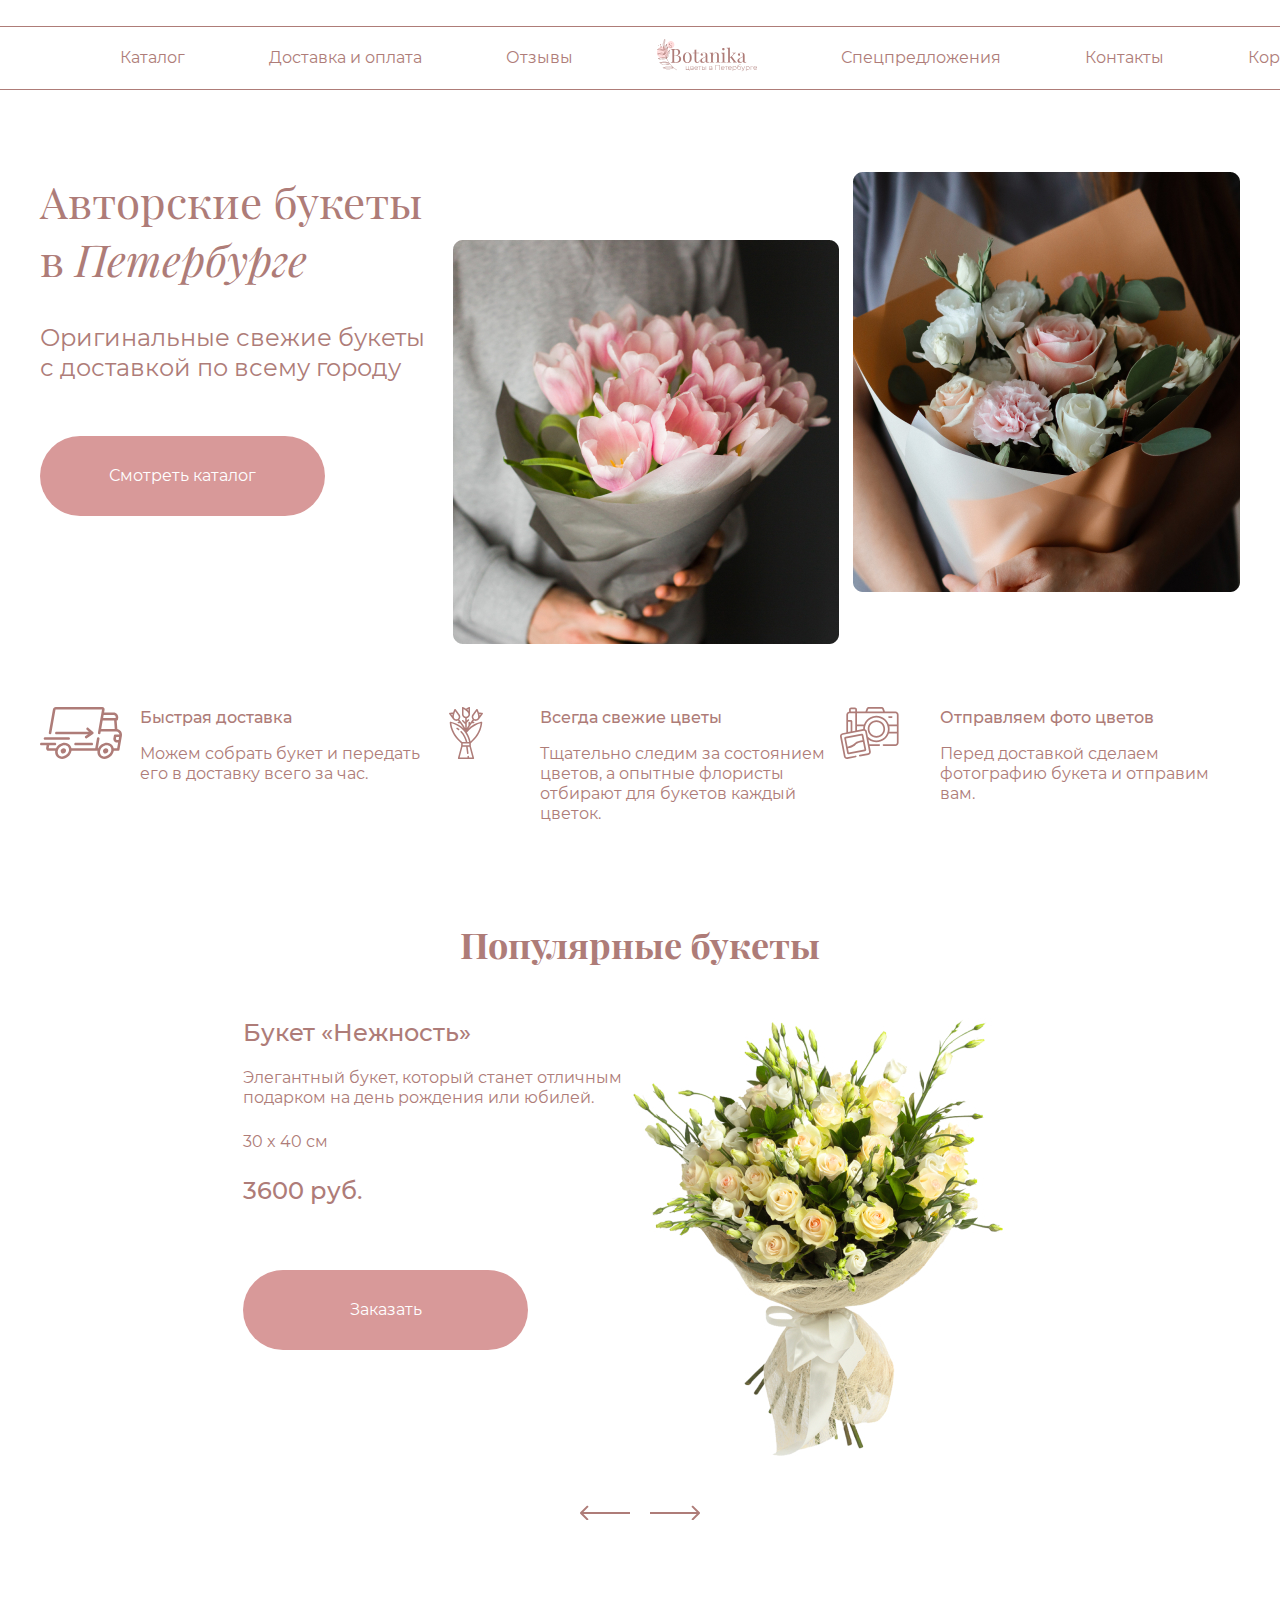
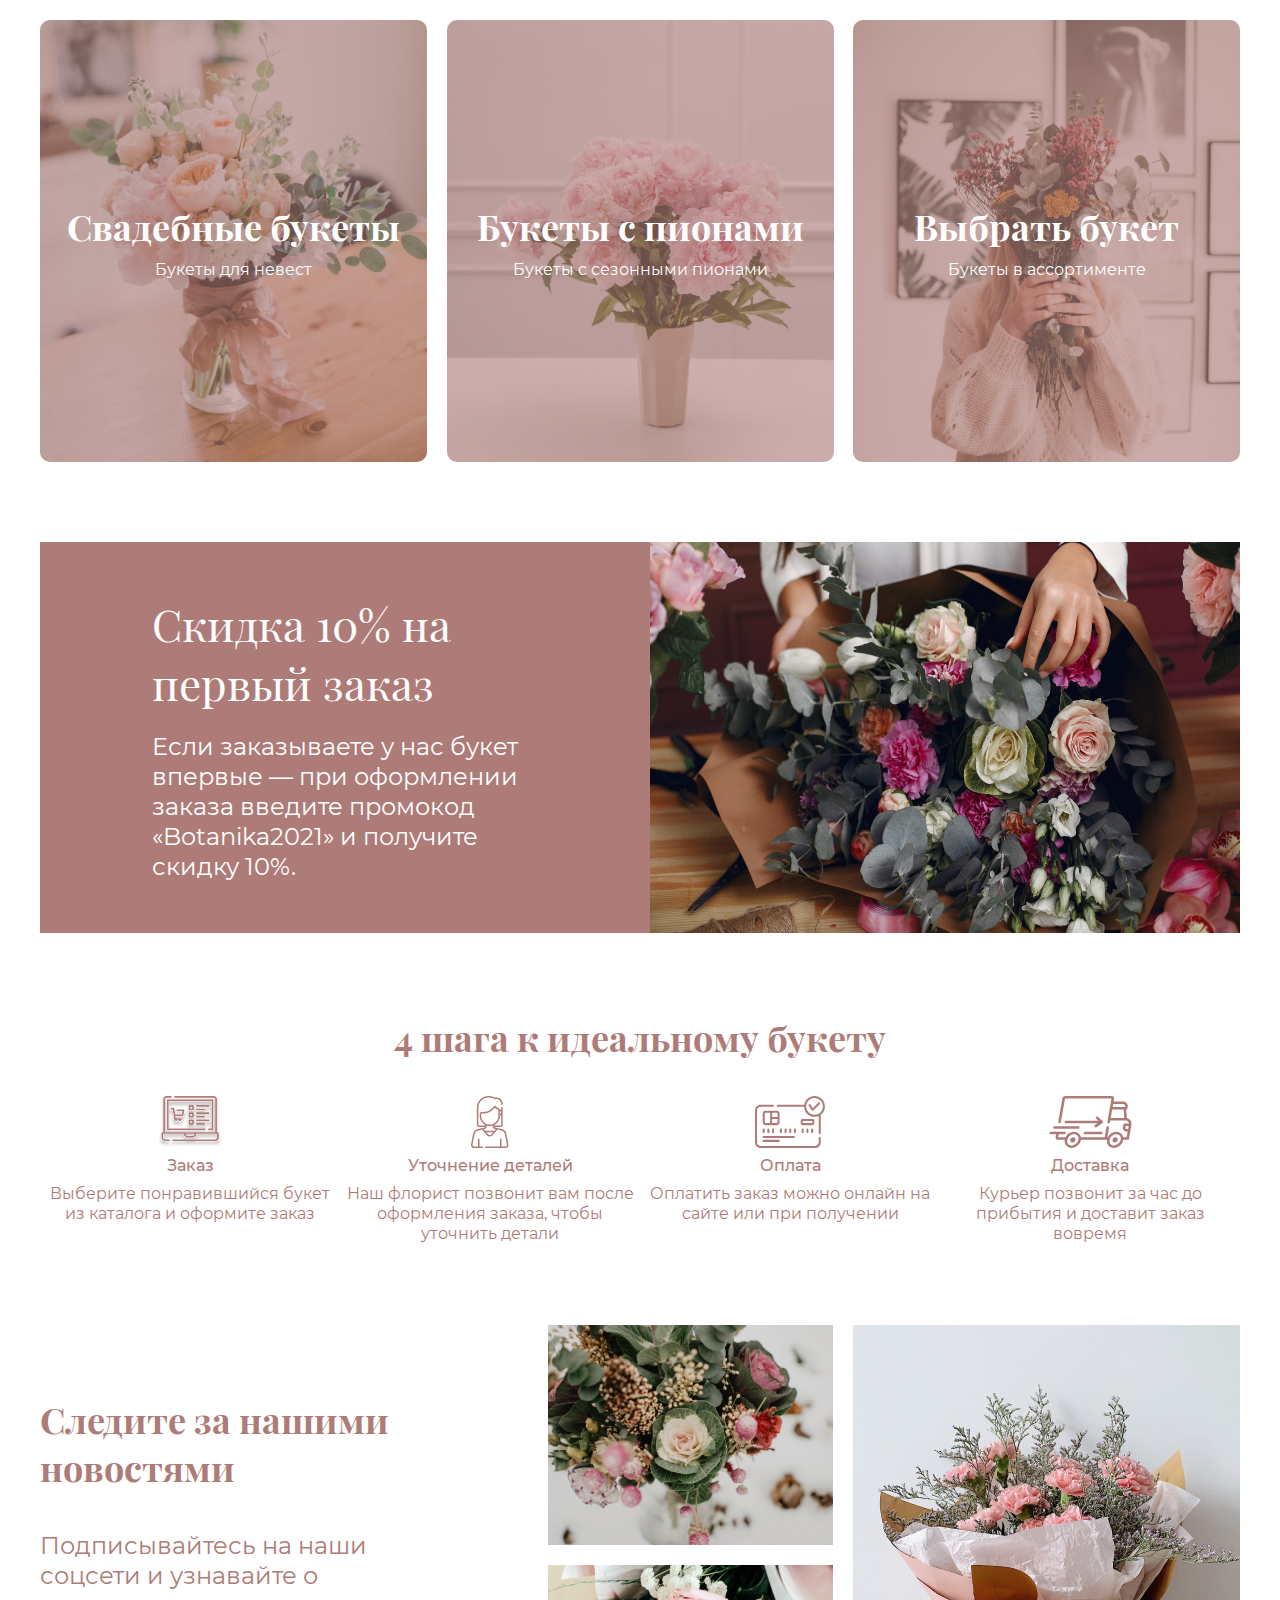
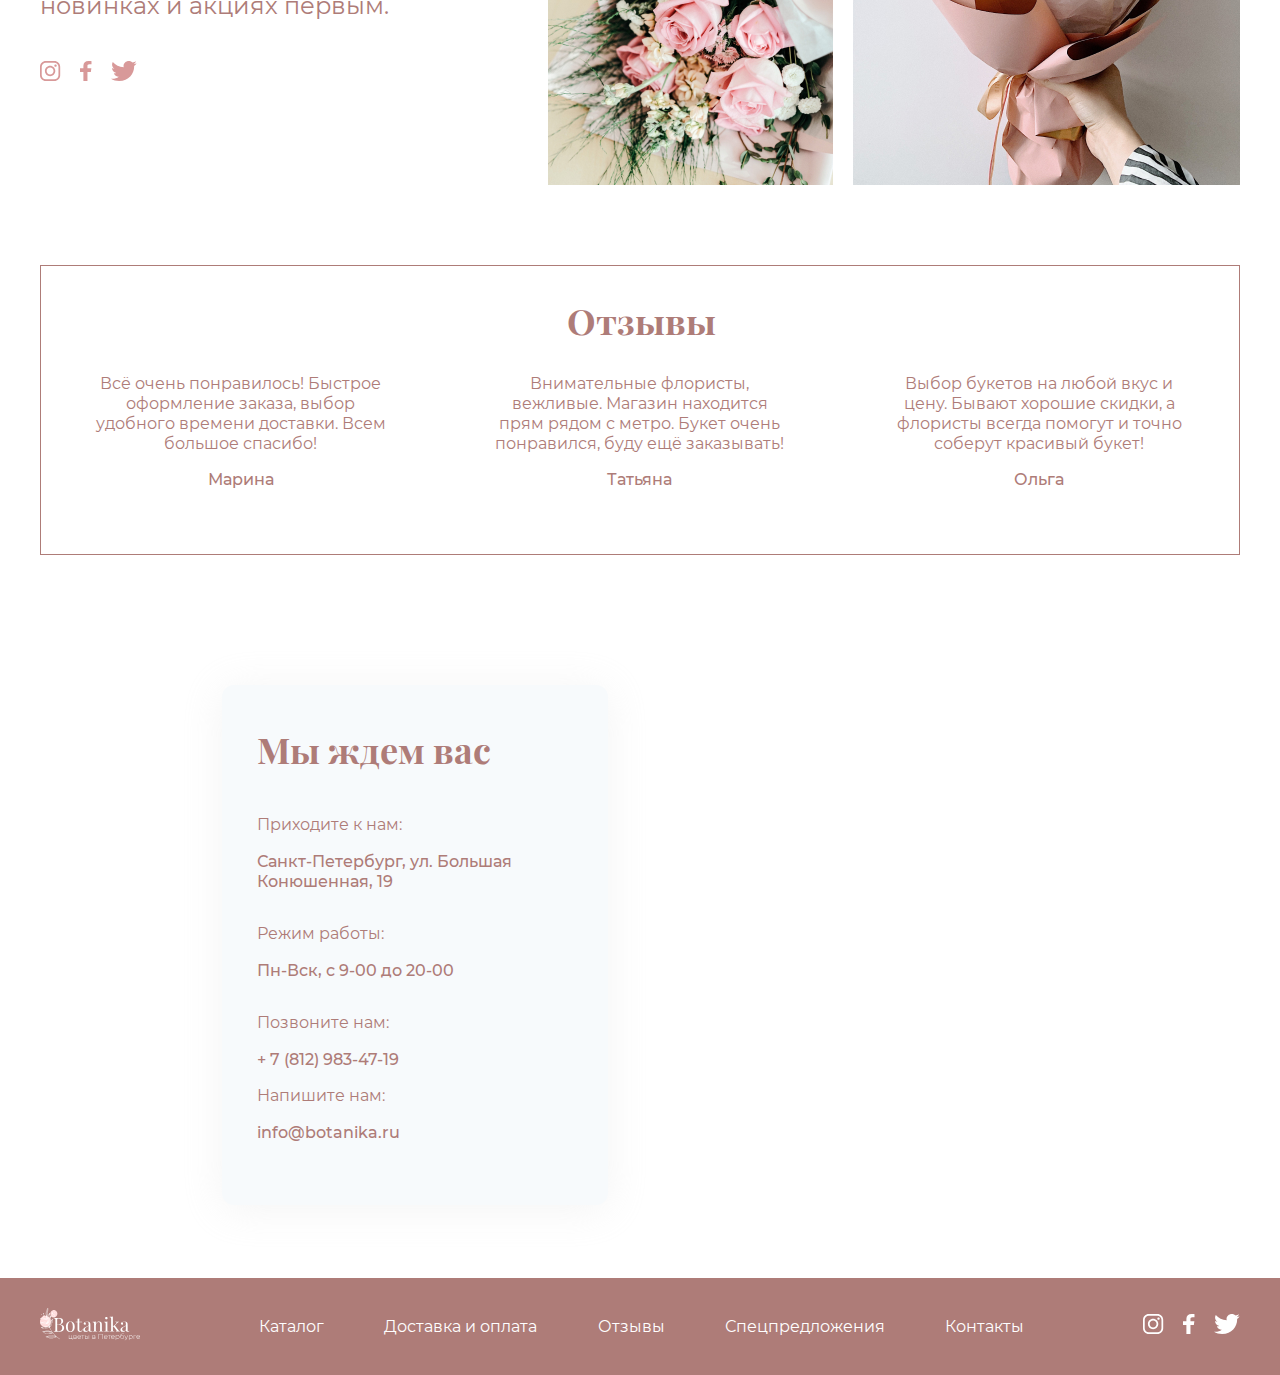
<file: index.html>
<!DOCTYPE html>
<html lang="ru">
  <head>
    <meta charset="utf-8">
    <title>Botanika. Авторские букеты.</title>
    <link rel="stylesheet" href="https://fonts.googleapis.com/css2?family=Montserrat:ital,wght@0,400;0,500;0,700;1,400&amp;subset=cyrillic">
    <link rel="stylesheet" href="https://fonts.googleapis.com/css2?family=Playfair+Display:wght@400;700&amp;subset=cyrillic">
    <link rel="stylesheet" href="./css/normalize.css">
    <link rel="stylesheet" href="./css/style.css">
  </head>
  <body class="main-page">
    <header class="main-header">
      <div class="wrapper">
        <nav class="main-navigation">
          <ul class="main-navigation__navigation-list">
            <li class="main-navigation__item">
              <a class="main-navigation__link" href="./catalog.html">Каталог</a>
            </li>
            <li class="main-navigation__item">
              <a class="main-navigation__link" href="#steps">Доставка и оплата</a>
            </li>
            <li class="main-navigation__item">
              <a class="main-navigation__link" href="#reviews">Отзывы</a>
            </li>
            <li class="main-navigation__item">
              <a class="main-navigation__link" href="#">
                <img src="./img/icons/logo.svg" alt="Логотип Botanika">
              </a>
            </li>
            <li class="main-navigation__item">
              <a class="main-navigation__link" href="#discount">Спецпредложения</a>
            </li>
            <li class="main-navigation__item">
              <a class="main-navigation__link" href="#contacts">Контакты</a>
            </li>
            <li class="main-navigation__item">
              <a class="main-navigation__link" href="./catalog.html">Корзина</a>
            </li>
          </ul>
        </nav>
      </div>
    </header>
    <main class="main">
      <h1 class="visually-hidden">Главная страница</h1>
      <div class="wrapper">
        <section class="original">
          <div class="original__text-box">
            <h2 class="original__title">Авторские букеты в <span class="span">Петербурге</span></h2>
            <p class="original__description">Оригинальные свежие букеты <br>с доставкой по всему городу</p>
            <a class="original__button__link" href="./catalog.html">Смотреть каталог</a>
          </div>
          <div class="original__image-box">
            <div class="first-example">
              <img src="./img/flowers/image-1.jpg" width="386" height="404" alt="Пример букета">
            </div>
            <div class="second-example">
              <img src="./img/flowers/image-2.jpg" width="387" height="420" alt="Пример букета">
            </div>
          </div>
        </section>
        <section class="features">
          <div class="features__delivery">
            <h2 class="features__title">Быстрая доставка</h2>
            <p class="features__description">Можем собрать букет и передать его в доставку всего за час.</p>
          </div>
          <div class="features__fresh">
            <h2 class="features__title">Всегда свежие цветы</h2>
            <p class="features__description">Тщательно следим за состоянием цветов, а опытные флористы отбирают для букетов каждый цветок.</p>
          </div>
          <div class="features__photo">
            <h2 class="features__title">Отправляем фото цветов</h2>
            <p class="features__description">Перед доставкой сделаем фотографию букета и отправим вам.</p>
          </div>
        </section>
        <section class="slider">
          <div class="slider__title-block">
            <h2 class="slider__title">Популярные букеты</h2>
          </div>
          <div class="slider__description-block">
            <h2 class="slider__title-card">Букет «Нежность»</h2>
            <p class="slider__description">Элегантный букет, который станет отличным подарком на день рождения или юбилей.</p>
            <div class="slider__span-block">
              <span class="bouquet-size">30 x 40 см</span>
              <span class="bouquet-price">3600 руб.</span>
            </div>
            <button class="button" type="button">Заказать</button>
          </div>
          <div class="slider__picture-block">
            <img src="./img/flowers/image-3.jpg" width="387" height="438" alt="Букет «Нежность»">
          </div>
          <div class="slider__buttons-block">
            <button class="slider__arrow-back" type="button"></button>
            <button class="slider__arrow-forward" type="button"></button>
          </div>
        </section>
        <section class="catalog">
          <a class="catalog__link" href="./catalog.html">
            <div class="catalog-item">
              <div class="catalog-item__overlay">
                <h2 class="catalog-item__title">Свадебные букеты</h2>
                <p class="catalog-item__description">Букеты для невест</p>
              </div>
            </div>
          </a>
          <a class="catalog__link" href="./catalog.html">
            <div class="catalog-item catalog-item--second">
              <div class="catalog-item__overlay">
                <h2 class="catalog-item__title">Букеты с пионами</h2>
                <p class="catalog-item__description">Букеты с сезонными пионами</p>
              </div>
            </div>
          </a>
          <a class="catalog__link" href="./catalog.html">
            <div class="catalog-item catalog-item--third">
              <div class="catalog-item__overlay">
                <h2 class="catalog-item__title">Выбрать букет</h2>
                <p class="catalog-item__description">Букеты в ассортименте</p>
              </div>
            </div>
          </a>
        </section>
        <section class="discount" id="discount">
          <div class="discount__block">
            <div class="discount__content">
              <h2 class="discount__title">Скидка 10% на первый заказ</h2>
              <p class="discount__description">Если заказываете у нас букет впервые — при оформлении заказа введите промокод «Botanika2021» и получите скидку 10%.</p>
            </div>
            <div class="discount__image">
              <img src="./img/flowers/image-7.jpg" width="590" height="391" alt="Красивый букет">
            </div>
          </div>
        </section>
        <section class="steps" id="steps">
          <div class="steps__block">
            <h2 class="steps__block__title">4 шага к идеальному букету</h2>
            <div class="steps__content">
              <img src="./img/icons/discount.svg" width="67" height="52" alt="discount logo">
              <h3 class="steps__title">Заказ</h3>
              <p class="steps__description">Выберите понравившийся букет из каталога и оформите заказ</p>
            </div>
            <div class="steps__content">
              <img src="./img/icons/details.svg" width="38" height="52" alt="details logo">
              <h3 class="steps__title">Уточнение деталей</h3>
              <p class="steps__description">Наш флорист позвонит вам после оформления заказа, чтобы уточнить детали</p>
            </div>
            <div class="steps__content">
              <img src="./img/icons/payment.svg" width="70" height="52" alt="payment logo">
              <h3 class="steps__title">Оплата</h3>
              <p class="steps__description">Оплатить заказ можно онлайн на сайте или при получении</p>
            </div>
            <div class="steps__content">
              <img src="./img/icons/delivery.svg" width="83" height="52" alt="delivery logo">
              <h3 class="steps__title">Доставка</h3>
              <p class="steps__description">Курьер позвонит за час до прибытия и доставит заказ вовремя</p>
            </div>
          </div>
        </section>
        <section class="news">
          <div class="news__block">
            <h2 class="news__title">Следите за нашими новостями</h2>
            <p class="news__description">Подписывайтесь на наши соцсети и узнавайте о новинках и акциях первым.</p>
            <ul class="news__social__list">
              <li class="news__social__item">
                <a class="news__social__link" href="https://www.instagram.com">
                  <svg width="21" height="20" viewBox="0 0 21 20" fill="none" xmlns="http://www.w3.org/2000/svg">
                  <path d="M5.84581 0C2.6218 0 0 2.60401 0 5.80437V14.1971C0 17.3974 2.6218 20 5.84581
                         20H14.3512C17.5752 20 20.197 17.3974 20.197 14.1971V5.80437C20.197 2.60401
                         17.5752 0 14.3512 0H5.84581ZM5.84581 1.71935H14.3512C16.6458 1.71935 18.4664
                         3.52664 18.4664 5.80437V14.1971C18.4664 16.4748 16.6458 18.2807 14.3512
                         18.2807H5.84581C3.55123 18.2807 1.73203 16.4748 1.73203 14.1971V5.80437C1.73203
                         3.52664 3.55123 1.71935 5.84581 1.71935ZM15.5189 3.43867C14.8499 3.43867 14.3078
                         3.97676 14.3078 4.64091C14.3078 5.30507 14.8499 5.84315 15.5189 5.84315C16.188
                         5.84315 16.73 5.30507 16.73 4.64091C16.73 3.97676 16.188 3.43867 15.5189
                         3.43867ZM10.0985 4.85061C7.24365 4.85061 4.91107 7.16609 4.91107 10C4.91107 12.8339
                         7.24365 15.1494 10.0985 15.1494C12.9534 15.1494 15.2874 12.8339 15.2874 10C15.2874
                         7.16609 12.9534 4.85061 10.0985 4.85061ZM10.0985 6.56996C12.0175 6.56996 13.5553
                         8.09513 13.5553 10C13.5553 11.9049 12.0175 13.43 10.0985 13.43C8.17955 13.43 6.6431
                         11.9049 6.6431 10C6.6431 8.09513 8.17955 6.56996 10.0985 6.56996Z" fill="#d89999"/>
                  </svg>
                </a>
              </li>
              <li class="news__social__item">
                <a class="news__social__link" href="https://ru-ru.facebook.com">
                  <svg width="12" height="20" viewBox="0 0 12 20" fill="none" xmlns="http://www.w3.org/2000/svg">
                  <path d="M8.46041 0C5.45614 0 3.39869 1.65638 3.39869
                           4.69933V7.32182H0V10.8784H3.39869V20H7.46134V10.8784H10.8506L11.3596
                           7.32182H7.46134V5.05071C7.46134 4.02128 7.77835 3.31953 9.41206
                           3.31953H11.4955V0.139979C11.1352 0.0966486 9.89947 0 8.46041 0Z" fill="#d89999"/>
                  </svg>
                </a>
              </li>
              <li class="news__social__item">
                <a class="news__social__link" href="https://twitter.com">
                  <svg width="26" height="20" viewBox="0 0 26 20" fill="none" xmlns="http://www.w3.org/2000/svg">
                  <path d="M25.7588 2.36717C24.8116 2.76883 23.7929 3.04029 22.7241 3.16259C23.8149
                         2.53743 24.6525 1.54801 25.0471 0.36927C24.0262 0.948099 22.8956 1.36795 21.6913
                         1.59426C20.7278 0.613218 19.3544 0 17.8345 0C14.9158 0 12.5503 2.26041 12.5503
                         5.04887C12.5503 5.44474 12.5966 5.83021 12.687 6.19951C8.29503 5.98923 4.40126
                         3.97853 1.79486 0.924148C1.33997 1.66952 1.07939 2.53671 1.07939 3.46218C1.07939
                         5.21411 2.01193 6.75926 3.43028 7.66504C2.56407 7.63916 1.74915 7.41194 1.03665
                         7.03349C1.03563 7.05477 1.03563 7.07575 1.03563 7.09687C1.03563 9.54362 2.8574 11.5838
                         5.27461 12.048C4.83157 12.1634 4.36482 12.2244 3.88283 12.2244C3.54197 12.2244 3.2115
                         12.1936 2.88828 12.1344C3.56119 14.1402 5.51239 15.6002 7.82521 15.641C6.01517 16.9955
                         3.73697 17.8022 1.26097 17.8022C0.834721 17.8022 0.413742 17.7783 0 17.7319C2.33958
                         19.1644 5.11689 20 8.10148 20C17.8212 20 23.1358 12.3067 23.1358 5.63404C23.1358
                         5.41524 23.1305 5.19793 23.1209 4.9814C24.1529 4.26896 25.0487 3.37993 25.7576
                         2.36721" fill="#d89999"/>
                  </svg>
                </a>
              </li>
            </ul>
          </div>
          <div class="news__block__images">
            <img class="image-1" src="./img/flowers/image-8.jpg" width="285" height="220" alt="Пример готового букета">
            <img class="image-2" src="./img/flowers/image-9.jpg" width="285" height="220" alt="Пример готового букета">
            <img class="image-3" src="./img/flowers/image-10.jpg" width="387" height="460" alt="Пример готового букета">
          </div>
        </section>
        <section class="reviews" id="reviews">
          <div class="reviews__block">
            <h2 class="reviews__title">Отзывы</h2>
            <ul class="reviews__list">
              <li class="reviews__item">
                <p class="reviews__text">Всё очень понравилось! Быстрое оформление заказа, выбор удобного времени доставки. Всем большое спасибо!</p>
                <span class="reviews__author">Марина</span>
              </li>
              <li class="reviews__item">
                <p class="reviews__text">Внимательные флористы, вежливые. Магазин находится прям рядом с метро. Букет очень понравился, буду ещё заказывать!</p>
                <span class="reviews__author">Татьяна</span>
              </li>
              <li class="reviews__item">
                <p class="reviews__text">Выбор букетов на любой вкус и цену. Бывают хорошие скидки, а флористы всегда помогут и точно соберут красивый букет!</p>
                <span class="reviews__author">Ольга</span>
              </li>
            </ul>
          </div>
        </section>
        <section class="map">
          <!-- <img src="./img/map.jpg" width="1440" height="645" alt="Карта"> -->
          <div class="map__block">
            <iframe class="map__iframe" src="https://yandex.ru/map-widget/v1/?um=constructor%3A11d18b37b54800bf8986794bd4d8042a9dc7560e871bde0f359f423f80aa79f7&amp;source=constructor" width="1440" height="645"></iframe>
          </div>
          <div class="map__modal" id="contacts">
            <h2 class="map__modal__title">Мы ждем вас</h2>
            <div class="address__block">
              <h3 class="address__title">Приходите к нам:</h3>
              <p class="address__text">Санкт-Петербург, ул. Большая Конюшенная, 19</p>
            </div>
            <div class="work-time__block">
              <h3 class="work-time__title">Режим работы:</h3>
              <p class="work-time__text">Пн-Вск, с 9-00 до 20-00</p>
            </div>
            <div class="contacts__block">
              <h3 class="contacts__title">Позвоните нам:</h3>
              <a class="contacts__phone" href="tel:+78129834719">+ 7 (812) 983-47-19</a>
            </div>
            <div class="feedback__block">
              <h3 class="feedback__title">Напишите нам:</h3>
              <a href="#" class="feedback__link">info@botanika.ru</a>
            </div>
          </div>
        </section>
      </div>
    </main>
    <footer class="main-footer">
        <div class="main-footer__block">
          <a class="footer-navigation__link" href="#">
            <img src="./img/icons/logo-footer.svg" alt="Логотип">
          </a>
          <ul class="main-footer__nav__list">
            <li>
              <a class="footer-navigation__link" href="./catalog.html">Каталог</a>
            </li>
            <li>
              <a class="footer-navigation__link" href="#steps">Доставка и оплата</a>
            </li>
            <li>
              <a class="footer-navigation__link" href="#reviews">Отзывы</a>
            </li>
            <li>
              <a class="footer-navigation__link" href="#discount">Спецпредложения</a>
            </li>
            <li>
              <a class="footer-navigation__link" href="#contacts">Контакты</a>
            </li>
          </ul>
          <ul class="main-footer__social__list">
            <li class="main-footer__social__item">
              <a class="footer-navigation__link" href="https://www.instagram.com">
                <svg width="21" height="20" viewBox="0 0 21 20" fill="none" xmlns="http://www.w3.org/2000/svg">
                <path d="M5.84581 0C2.6218 0 0 2.60401 0 5.80437V14.1971C0 17.3974 2.6218 20 5.84581
                         20H14.3512C17.5752 20 20.197 17.3974 20.197 14.1971V5.80437C20.197 2.60401
                         17.5752 0 14.3512 0H5.84581ZM5.84581 1.71935H14.3512C16.6458 1.71935 18.4664
                         3.52664 18.4664 5.80437V14.1971C18.4664 16.4748 16.6458 18.2807 14.3512
                         18.2807H5.84581C3.55123 18.2807 1.73203 16.4748 1.73203 14.1971V5.80437C1.73203
                         3.52664 3.55123 1.71935 5.84581 1.71935ZM15.5189 3.43867C14.8499 3.43867 14.3078
                         3.97676 14.3078 4.64091C14.3078 5.30507 14.8499 5.84315 15.5189 5.84315C16.188
                         5.84315 16.73 5.30507 16.73 4.64091C16.73 3.97676 16.188 3.43867 15.5189
                         3.43867ZM10.0985 4.85061C7.24365 4.85061 4.91107 7.16609 4.91107 10C4.91107 12.8339
                         7.24365 15.1494 10.0985 15.1494C12.9534 15.1494 15.2874 12.8339 15.2874 10C15.2874
                         7.16609 12.9534 4.85061 10.0985 4.85061ZM10.0985 6.56996C12.0175 6.56996 13.5553
                         8.09513 13.5553 10C13.5553 11.9049 12.0175 13.43 10.0985 13.43C8.17955 13.43 6.6431
                         11.9049 6.6431 10C6.6431 8.09513 8.17955 6.56996 10.0985 6.56996Z" fill="#ffffff"/>
                </svg>
              </a>
            </li>
            <li class="main-footer__social__item">
              <a class="footer-navigation__link" href="https://ru-ru.facebook.com">
                <svg width="12" height="20" viewBox="0 0 12 20" fill="none" xmlns="http://www.w3.org/2000/svg">
                <path d="M8.46041 0C5.45614 0 3.39869 1.65638 3.39869
                           4.69933V7.32182H0V10.8784H3.39869V20H7.46134V10.8784H10.8506L11.3596
                           7.32182H7.46134V5.05071C7.46134 4.02128 7.77835 3.31953 9.41206
                           3.31953H11.4955V0.139979C11.1352 0.0966486 9.89947 0 8.46041 0Z" fill="#ffffff"/>
                </svg>
              </a>
            </li>
            <li class="main-footer__social__item">
              <a class="footer-navigation__link" href="https://twitter.com">
                <svg width="26" height="20" viewBox="0 0 26 20" fill="none" xmlns="http://www.w3.org/2000/svg">
                <path d="M25.7588 2.36717C24.8116 2.76883 23.7929 3.04029 22.7241 3.16259C23.8149
                         2.53743 24.6525 1.54801 25.0471 0.36927C24.0262 0.948099 22.8956 1.36795 21.6913
                         1.59426C20.7278 0.613218 19.3544 0 17.8345 0C14.9158 0 12.5503 2.26041 12.5503
                         5.04887C12.5503 5.44474 12.5966 5.83021 12.687 6.19951C8.29503 5.98923 4.40126
                         3.97853 1.79486 0.924148C1.33997 1.66952 1.07939 2.53671 1.07939 3.46218C1.07939
                         5.21411 2.01193 6.75926 3.43028 7.66504C2.56407 7.63916 1.74915 7.41194 1.03665
                         7.03349C1.03563 7.05477 1.03563 7.07575 1.03563 7.09687C1.03563 9.54362 2.8574 11.5838
                         5.27461 12.048C4.83157 12.1634 4.36482 12.2244 3.88283 12.2244C3.54197 12.2244 3.2115
                         12.1936 2.88828 12.1344C3.56119 14.1402 5.51239 15.6002 7.82521 15.641C6.01517 16.9955
                         3.73697 17.8022 1.26097 17.8022C0.834721 17.8022 0.413742 17.7783 0 17.7319C2.33958
                         19.1644 5.11689 20 8.10148 20C17.8212 20 23.1358 12.3067 23.1358 5.63404C23.1358
                         5.41524 23.1305 5.19793 23.1209 4.9814C24.1529 4.26896 25.0487 3.37993 25.7576
                         2.36721" fill="#ffffff"/>
                </svg>
              </a>
            </li>
          </ul>
        </div>
    </footer>
  </body>
</html>
</file>
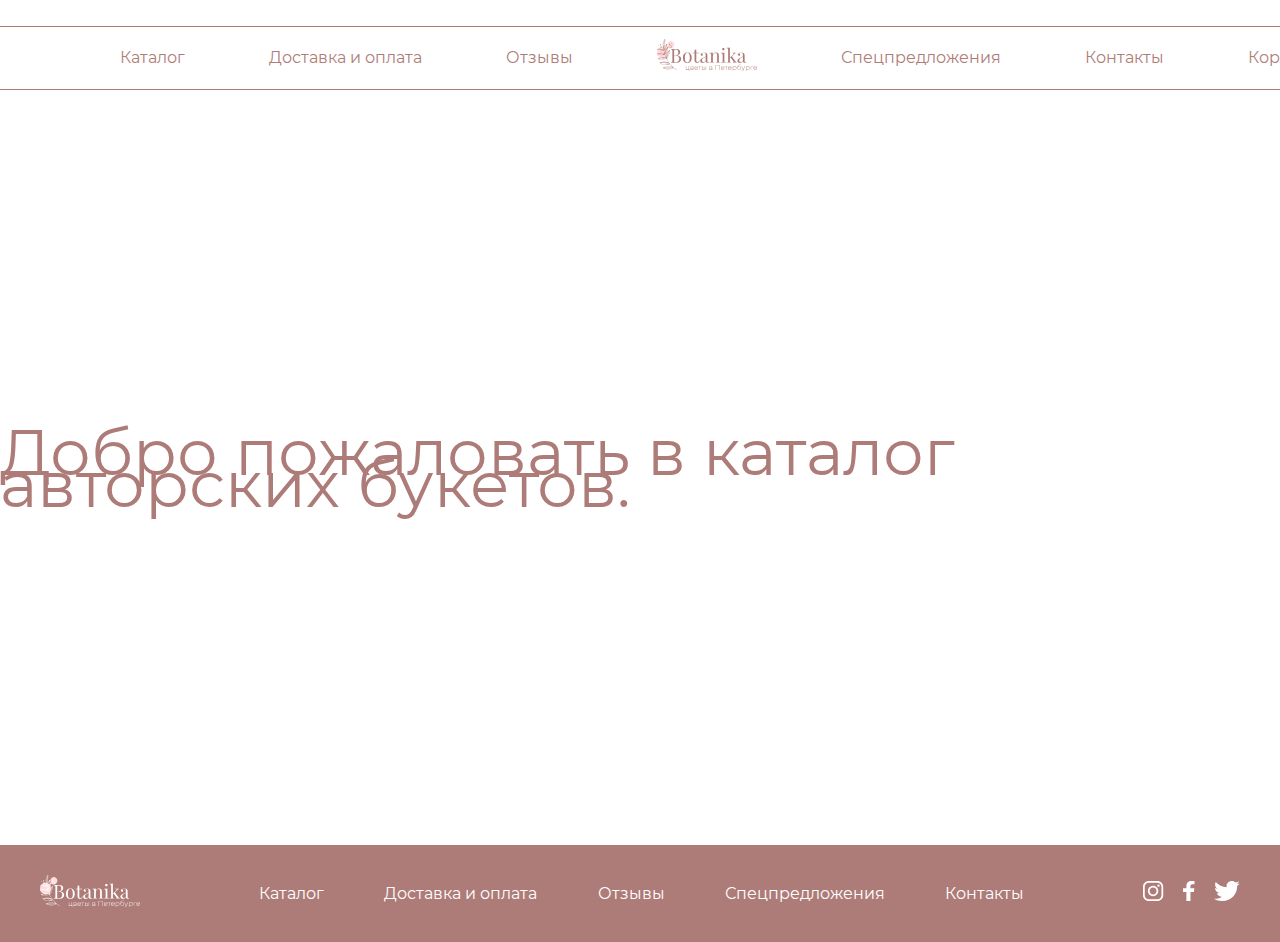
<file: catalog.html>
<!DOCTYPE html>
<html lang="ru">
<head>
    <meta charset="utf-8">
    <title>Botanika. Авторские букеты.</title>
    <link rel="stylesheet" href="https://fonts.googleapis.com/css2?family=Montserrat:ital,wght@0,400;0,500;0,700;1,400&amp;subset=cyrillic">
    <link rel="stylesheet" href="https://fonts.googleapis.com/css2?family=Playfair+Display:wght@400;700&amp;subset=cyrillic">
    <link rel="stylesheet" href="./css/normalize.css">
    <link rel="stylesheet" href="./css/style.css">
</head>
<body class="main-page">
<header class="main-header">
    <div class="wrapper">
        <nav class="main-navigation">
            <ul class="main-navigation__navigation-list">
                <li class="main-navigation__item">
                    <a class="main-navigation__link" href="#">Каталог</a>
                </li>
                <li class="main-navigation__item">
                    <a class="main-navigation__link" href="#">Доставка и оплата</a>
                </li>
                <li class="main-navigation__item">
                    <a class="main-navigation__link" href="#">Отзывы</a>
                </li>
                <li class="main-navigation__item">
                    <a class="main-navigation__link" href="index.html">
                        <img src="./img/icons/logo.svg" alt="Логотип Botanika">
                    </a>
                </li>
                <li class="main-navigation__item">
                    <a class="main-navigation__link" href="#">Спецпредложения</a>
                </li>
                <li class="main-navigation__item">
                    <a class="main-navigation__link" href="#">Контакты</a>
                </li>
                <li class="main-navigation__item">
                    <a class="main-navigation__link" href="./catalog.html">Корзина</a>
                </li>
            </ul>
        </nav>
    </div>
</header>
<main class="main-inner">
    <h1 class="visually-hidden">Каталог сайта</h1>
    <div class="wrapper">
        <section class="main-inner__block">
            <h1 class="main-inner__title">Добро пожаловать в каталог авторских букетов.</h1>
        </section>
    </div>
</main>
<footer class="main-footer">
    <div class="main-footer__block">
        <a class="footer-navigation__link" href="index.html">
            <img src="./img/icons/logo-footer.svg" alt="Логотип">
        </a>
        <ul class="main-footer__nav__list">
            <li>
                <a class="footer-navigation__link" href="./catalog.html">Каталог</a>
            </li>
            <li>
                <a class="footer-navigation__link" href="#">Доставка и оплата</a>
            </li>
            <li>
                <a class="footer-navigation__link" href="#">Отзывы</a>
            </li>
            <li>
                <a class="footer-navigation__link" href="#">Спецпредложения</a>
            </li>
            <li>
                <a class="footer-navigation__link" href="#">Контакты</a>
            </li>
        </ul>
        <ul class="main-footer__social__list">
            <li class="main-footer__social__item">
                <a class="footer-navigation__link" href="https://www.instagram.com">
                    <svg width="21" height="20" viewBox="0 0 21 20" fill="none" xmlns="http://www.w3.org/2000/svg">
                        <path d="M5.84581 0C2.6218 0 0 2.60401 0 5.80437V14.1971C0 17.3974 2.6218 20 5.84581
                         20H14.3512C17.5752 20 20.197 17.3974 20.197 14.1971V5.80437C20.197 2.60401
                         17.5752 0 14.3512 0H5.84581ZM5.84581 1.71935H14.3512C16.6458 1.71935 18.4664
                         3.52664 18.4664 5.80437V14.1971C18.4664 16.4748 16.6458 18.2807 14.3512
                         18.2807H5.84581C3.55123 18.2807 1.73203 16.4748 1.73203 14.1971V5.80437C1.73203
                         3.52664 3.55123 1.71935 5.84581 1.71935ZM15.5189 3.43867C14.8499 3.43867 14.3078
                         3.97676 14.3078 4.64091C14.3078 5.30507 14.8499 5.84315 15.5189 5.84315C16.188
                         5.84315 16.73 5.30507 16.73 4.64091C16.73 3.97676 16.188 3.43867 15.5189
                         3.43867ZM10.0985 4.85061C7.24365 4.85061 4.91107 7.16609 4.91107 10C4.91107 12.8339
                         7.24365 15.1494 10.0985 15.1494C12.9534 15.1494 15.2874 12.8339 15.2874 10C15.2874
                         7.16609 12.9534 4.85061 10.0985 4.85061ZM10.0985 6.56996C12.0175 6.56996 13.5553
                         8.09513 13.5553 10C13.5553 11.9049 12.0175 13.43 10.0985 13.43C8.17955 13.43 6.6431
                         11.9049 6.6431 10C6.6431 8.09513 8.17955 6.56996 10.0985 6.56996Z" fill="#ffffff"/>
                    </svg>
                </a>
            </li>
            <li class="main-footer__social__item">
                <a class="footer-navigation__link" href="https://ru-ru.facebook.com">
                    <svg width="12" height="20" viewBox="0 0 12 20" fill="none" xmlns="http://www.w3.org/2000/svg">
                        <path d="M8.46041 0C5.45614 0 3.39869 1.65638 3.39869
                           4.69933V7.32182H0V10.8784H3.39869V20H7.46134V10.8784H10.8506L11.3596
                           7.32182H7.46134V5.05071C7.46134 4.02128 7.77835 3.31953 9.41206
                           3.31953H11.4955V0.139979C11.1352 0.0966486 9.89947 0 8.46041 0Z" fill="#ffffff"/>
                    </svg>
                </a>
            </li>
            <li class="main-footer__social__item">
                <a class="footer-navigation__link" href="https://twitter.com">
                    <svg width="26" height="20" viewBox="0 0 26 20" fill="none" xmlns="http://www.w3.org/2000/svg">
                        <path d="M25.7588 2.36717C24.8116 2.76883 23.7929 3.04029 22.7241 3.16259C23.8149
                         2.53743 24.6525 1.54801 25.0471 0.36927C24.0262 0.948099 22.8956 1.36795 21.6913
                         1.59426C20.7278 0.613218 19.3544 0 17.8345 0C14.9158 0 12.5503 2.26041 12.5503
                         5.04887C12.5503 5.44474 12.5966 5.83021 12.687 6.19951C8.29503 5.98923 4.40126
                         3.97853 1.79486 0.924148C1.33997 1.66952 1.07939 2.53671 1.07939 3.46218C1.07939
                         5.21411 2.01193 6.75926 3.43028 7.66504C2.56407 7.63916 1.74915 7.41194 1.03665
                         7.03349C1.03563 7.05477 1.03563 7.07575 1.03563 7.09687C1.03563 9.54362 2.8574 11.5838
                         5.27461 12.048C4.83157 12.1634 4.36482 12.2244 3.88283 12.2244C3.54197 12.2244 3.2115
                         12.1936 2.88828 12.1344C3.56119 14.1402 5.51239 15.6002 7.82521 15.641C6.01517 16.9955
                         3.73697 17.8022 1.26097 17.8022C0.834721 17.8022 0.413742 17.7783 0 17.7319C2.33958
                         19.1644 5.11689 20 8.10148 20C17.8212 20 23.1358 12.3067 23.1358 5.63404C23.1358
                         5.41524 23.1305 5.19793 23.1209 4.9814C24.1529 4.26896 25.0487 3.37993 25.7576
                         2.36721" fill="#ffffff"/>
                    </svg>
                </a>
            </li>
        </ul>
    </div>
</footer>
</body>
</html>
</file>
<file: css/style.css>
:root {
    --main-color: #ae7c78;
    --button-color: #D89999;
    --white: #ffffff;
    --modal-background: #f7fafc;
    --box-shadow: rgba(217, 217, 217, 0.3);
    --catalog-overflow: rgba(174, 124, 120, 0.6);
}

/*  Fonts  */

@font-face {
    font-family: "Montserrat";
    src: url("../fonts/montserrat-regular.woff2") format("woff2"),
         url("../fonts/montserrat-regular.woff") format("woff");
    font-weight: 400;
    font-style: normal;
}

@font-face {
    font-family: "Montserrat";
    src: url("../fonts/montserrat-medium.woff2") format("woff2"),
         url("../fonts/montserrat-medium.woff") format("woff");
    font-weight: 500;
    font-style: normal;
}

@font-face {
    font-family: "Montserrat";
    src: url("../fonts/montserrat-bold.woff2") format("woff2"),
         url("../fonts/montserrat-bold.woff") format("woff");
    font-weight: 700;
    font-style: normal;
}

@font-face {
    font-family: "Montserrat";
    src: url("../fonts/montserrat-italic.woff2") format("woff2"),
         url("../fonts/montserrat-italic.woff") format("woff");
    font-weight: 400;
    font-style: italic;
}

@font-face {
    font-family: "Playfair Display";
    src: url("../fonts/playfairdisplay-regular.woff2") format("woff2"),
         url("../fonts/playfairdisplay-regular.woff") format("woff");
    font-weight: 400;
    font-style: normal;
}

@font-face {
    font-family: "Playfair Display";
    src: url("../fonts/playfairdisplay-bold.woff2") format("woff2"),
         url("../fonts/playfairdisplay-bold.woff") format("woff");
    font-weight: 700;
    font-style: normal;
}

/*  Body  */

.main-page {
    text-decoration: none;
    font-family: "Montserrat", sans-serif;
    font-size: 16px;
    line-height: 20px;
    font-weight: 400;
    font-style: normal;
    color: var(--main-color);
}

.visually-hidden {
    display: none;
}

.wrapper {
    margin: 0 auto;
    padding: 0;
}

/*  Header  */

.main-header {
    margin-top: 26px;
}

.main-navigation {
    padding: 0 120px 0;
    border-bottom: 1px solid var(--main-color);
    border-top: 1px solid var(--main-color);
}

.main-navigation__navigation-list {
    display: flex;
    justify-content: space-between;
    align-items: center;
    width: 1200px;
    margin: 0 auto;
    padding: 12px 0;
    list-style: none;
}

.main-navigation__link {
    text-decoration: none;
    color: inherit;
}

/*  Main  */

/*  First block  */

.original {
    display: flex;
    width: 1200px;
    margin: 82px auto 0;
    padding: 0;
}

.original__text-box {
    width: 390px;
    margin-right: 23px;
}

.original__title {
    margin: 0;
    padding: 0;
    font-family: "Playfair Display", serif;
    font-style: normal;
    font-weight: 400;
    font-size: 44px;
    line-height: 58px;
    color: var(--main-color);
}

.span {
    font-family: "Playfair Display", serif;
    font-style: italic;
    font-weight: 400;
    font-size: 44px;
    line-height: 58px;
    color: var(--main-color);
}

.original__description {
    margin: 35px 0 53px;
    padding: 0;
    font-size: 24px;
    line-height: 30px;
}

.original__button__link {
    display: table-cell;
    width: 285px;
    height: 80px;
    text-decoration: none;
    text-align: center;
    vertical-align: middle;
    background-color: var(--button-color);
    border-radius: 40px;
    color: var(--white);
}

.button {
    width: 285px;
    height: 80px;
    background-color: var(--button-color);
    border: none;
    outline: none;
    border-radius: 40px;
    color: var(--white);
    cursor: pointer;
}

.original__image-box {
    display: flex;
    justify-content: space-between;
    width: 787px;
    height: 475px;
}

.first-example {
    margin-top: 68px;
}

/*  Second block  */

.features {
    display: flex;
    width: 1200px;
    margin: 0 auto;
    padding: 48px 0 0;
}

.features__delivery {
    position: relative;
    width: 400px;
    padding-left: 100px;
}

.features__delivery::before {
    content: "";
    position: absolute;
    left: 0;
    top: 12px;
    width: 82px;
    height: 52px;
    background-image: url(../img/icons/delivery.svg);
    background-repeat: no-repeat;
    background-position: 0 0;
}

.features__fresh {
    position: relative;
    width: 400px;
    padding-left: 100px;
}

.features__fresh::before {
    content: "";
    position: absolute;
    left: 0;
    top: 12px;
    width: 52px;
    height: 52px;
    background-image: url(../img/icons/flowers.svg);
    background-repeat: no-repeat;
    background-position: 0 0;
}

.features__photo {
    position: relative;
    width: 400px;
    padding-left: 100px;
}

.features__photo::before {
    content: "";
    position: absolute;
    left: 0;
    top: 12px;
    width: 59px;
    height: 52px;
    background-image: url(../img/icons/photo.svg);
    background-repeat: no-repeat;
    background-position: 0 0;
}

.features__title {
    font-size: inherit;
    font-weight: 500;
    color: var(--main-color);
}

/*  Slider  */

.slider {
    display: flex;
    flex-wrap: wrap;
    width: 794px;
    height: 700px;
    margin: 0 auto;
}

.slider__title-block {
    width: 794px;
    margin-top: 50px;
    text-align: center;
}

.slider__title {
    font-family: "Playfair Display", serif;
    font-style: normal;
    font-weight: 700;
    font-size: 36px;
    line-height: 48px;
    color: var(--main-color);
}

.slider__description-block {
    width: 390px;
}

.slider__title-card {
    width: 390px;
    margin: 0 0 20px;
    padding: 0;
    font-weight: 500;
    font-size: 24px;
    line-height: 30px;
}

.slider__description {
    width: 390px;
    margin: 0 0 24px;
    padding: 0;
}

.slider__span-block {
    display: flex;
    flex-direction: column;
}

.bouquet-size {
    margin-bottom: 24px;
}

.bouquet-price {
    margin-bottom: 64px;
    font-weight: 500;
    font-size: 24px;
    line-height: 30px;
}

.slider__buttons-block {
    display: flex;
    justify-content: center;
    width: 794px;
    margin-top: 24px;
}

.slider__arrow-back {
    width: 50px;
    height: 15px;
    margin-right: 10px;
    background-color: var(--white);
    background-image: url("../img/icons/arrow.svg");
    background-repeat: no-repeat;
    background-position: 0 0;
    border: none;
    cursor: pointer;
}

.slider__arrow-forward {
    width: 50px;
    height: 15px;
    margin-left: 10px;
    background-color: var(--white);
    background-image: url("../img/icons/arrow.svg");
    background-repeat: no-repeat;
    background-position: 0 0;
    transform: scale(-1, 1);
    border: none;
    cursor: pointer;
}

/*  Catalog  */

.catalog {
    display: flex;
    justify-content: space-between;
    width: 1200px;
    height: 442px;
    margin: 80px auto 80px;
    padding: 0;
}

.catalog__link {
    text-decoration: none;
}

.catalog-item {
    width: 387px;
    height: 442px;
    background-image: url("../img/flowers/image-4.jpg");
    border-radius: 10px;
}

.catalog-item--second {
    background-image: url("../img/flowers/image-5.jpg");
}

.catalog-item--third {
    background-image: url("../img/flowers/image-6.jpg");
}

.catalog-item__overlay {
    display: flex;
    flex-direction: column;
    justify-content: center;
    align-items: center;
    width: 100%;
    height: 100%;
    background-color: var(--catalog-overflow);
    border-radius: 10px;
}

.catalog-item__title {
    margin: 0 0 10px;
    padding: 0;
    font-family: "Playfair Display", serif;
    font-style: normal;
    font-weight: 700;
    font-size: 36px;
    line-height: 48px;
    color: var(--white);
}

.catalog-item__description {
    margin: 0;
    padding: 0;
    color: var(--white);
}

/*  Discount  */

.discount {
    width: 1200px;
    height: 391px;
    margin: 0 auto 80px;
    padding: 0;
    background-color: var(--main-color);
}

.discount__block {
    display: flex;
}

.discount__content{
    display: flex;
    flex-direction: column;
    justify-content: center;
    align-items: center;
    width: 610px;
}

.discount__title {
    width: 387px;
    margin: 0 0 20px;
    padding: 0;
    font-family: "Playfair Display", serif;
    font-style: normal;
    font-weight: 400;
    font-size: 44px;
    line-height: 59px;
    color: var(--white);
}

.discount__description {
    width: 387px;
    margin: 0;
    padding: 0;
    font-size: 24px;
    line-height: 30px;
    color: var(--white);
}

.discount__image {
    width: 590px;
    height: 391px;
}

/*  Steps  */

.steps {
    width: 1200px;
    height: 232px;
    margin: 0 auto 80px;
    padding: 0;
}

.steps__block {
    display: flex;
    flex-wrap: wrap;
}

.steps__block__title {
    width: 1200px;
    text-align: center;
    margin: 0 0 35px;
    padding: 0;
    font-family: "Playfair Display", serif;
    font-style: normal;
    font-weight: 700;
    font-size: 36px;
    line-height: 48px;
    color: var(--main-color);
}

.steps__content {
    display: flex;
    flex-direction: column;
    align-items: center;
    width: 300px;
}

.steps__title {
    margin: 8px 0 8px;
    padding: 0;
    font-size: inherit;
    font-weight: 500;
}

.steps__description {
    margin: 0;
    padding: 0;
    text-align: center;
}

/*  News  */

.news{
    display: flex;
    width: 1200px;
    height: 460px;
    margin: 0 auto;
    padding: 0;
}

.news__block {
    width: 508px;
}

.news__title {
    margin: 70px 0 40px;
    padding: 0;
    font-family: "Playfair Display", serif;
    font-style: normal;
    font-weight: 700;
    font-size: 36px;
    line-height: 48px;
    color: var(--main-color);
}

.news__description {
    width: 387px;
    margin: 0;
    padding: 0;
    font-size: 24px;
    line-height: 30px;
}

.news__social__list {
    display: flex;
    justify-content: space-between;
    width: 97px;
    list-style: none;
    margin: 40px 0 0;
    padding: 0;
}

.news__block__images {
    display: grid;
    grid-template-columns: 1fr 1fr;
    grid-template-rows:  1fr 1fr;
    gap: 20px;
    width: 692px;
}
.image-1 {
    grid-column: 1/2;
    grid-row: 1/2;
}

.image-2 {
    grid-column: 1/2;
    grid-row: 2/3;
}

.image-3 {
    grid-column: 2/3;
    grid-row: 1/3;
}

/*  Reviews  */

.reviews {
    width: 1200px;
    height: 308px;
    margin: 80px auto 0;
    padding: 0;
}

.reviews__block {
    border: 1px solid var(--main-color);
}

.reviews__title {
    width: 1200px;
    font-family: "Playfair Display", serif;
    font-style: normal;
    font-weight: 700;
    font-size: 36px;
    line-height: 48px;
    color: var(--main-color);
    text-align: center;
}

.reviews__list {
    display: flex;
    justify-content: center;
    align-items: center;
    list-style: none;
    margin: 0;
    padding: 0;
}

.reviews__item {
    display: flex;
    flex-direction: column;
    justify-content: center;
    align-items: center;
    width: 400px;
}

.reviews__text {
    width: 300px;
    margin: 0;
    padding: 0;
    text-align: center;
}

.reviews__author {
    margin-top: 16px;
    margin-bottom: 64px;
    font-weight: 500;
}

/*  Map  */

.map {
    width: 1440px;
    margin: 60px auto 0;
    padding: 0;
    position: relative;
}

.map__block {
    width: 1440px;
    height: 645px;
}

.map__iframe {
    border: none;
}

/*  Modal  */

.map__modal{
    position: absolute;
    top: 52px;
    left: 222px;
    width: 386px;
    height: 520px;
    background: var(--modal-background);
    box-shadow: 0 4px 40px var(--box-shadow);
    border-radius: 12px;
}

.map__modal__title {
    margin-left: 35px;
    margin-top: 40px;
    margin-bottom: 42px;
    font-family: "Playfair Display", serif;
    font-style: normal;
    font-weight: 700;
    font-size: 36px;
    line-height: 48px;
    color: var(--main-color);
}

.address__title,
.work-time__title,
.contacts__title,
.feedback__title {
    margin-left: 35px;
    margin-bottom: 17px;
    font-size: inherit;
    font-weight: inherit;
}

.address__text,
.work-time__text {
    margin-left: 35px;
    margin-bottom: 32px;
    font-weight: 500;
}

.contacts__phone,
.feedback__link {
    margin-left: 35px;
    margin-bottom: 32px;
    text-decoration: none;
    font-weight: 500;
    color: inherit;
}

/*  Footer  */

.main-footer {
    background-color: var(--main-color);
    padding: 0;
    margin: 0;
}

.main-footer__block {
    display: flex;
    justify-content: space-between;
    align-items: center;
    width: 1200px;
    height: 97px;
    margin: 0 auto;
}

.main-footer__nav__list {
    display: flex;
    justify-content: space-between;
    width: 765px;
    padding: 0;
    list-style: none;
}

.main-footer__social__list {
    display: flex;
    justify-content: space-between;
    width: 97px;
    padding: 0;
    list-style: none;
}

.footer-navigation__link {
    text-decoration: none;
    color: var(--white);
}

/*  Inner page  */

.main-inner__block {
    display: flex;
    justify-content: center;
    align-items: center;
    height: 755px;
}

.main-inner__title {
    font-family: "Montserrat", sans-serif;
    font-style: normal;
    font-weight: 400;
    font-size: 64px;
    line-height: 32px;
    color: var(--main-color);
}
</file>
